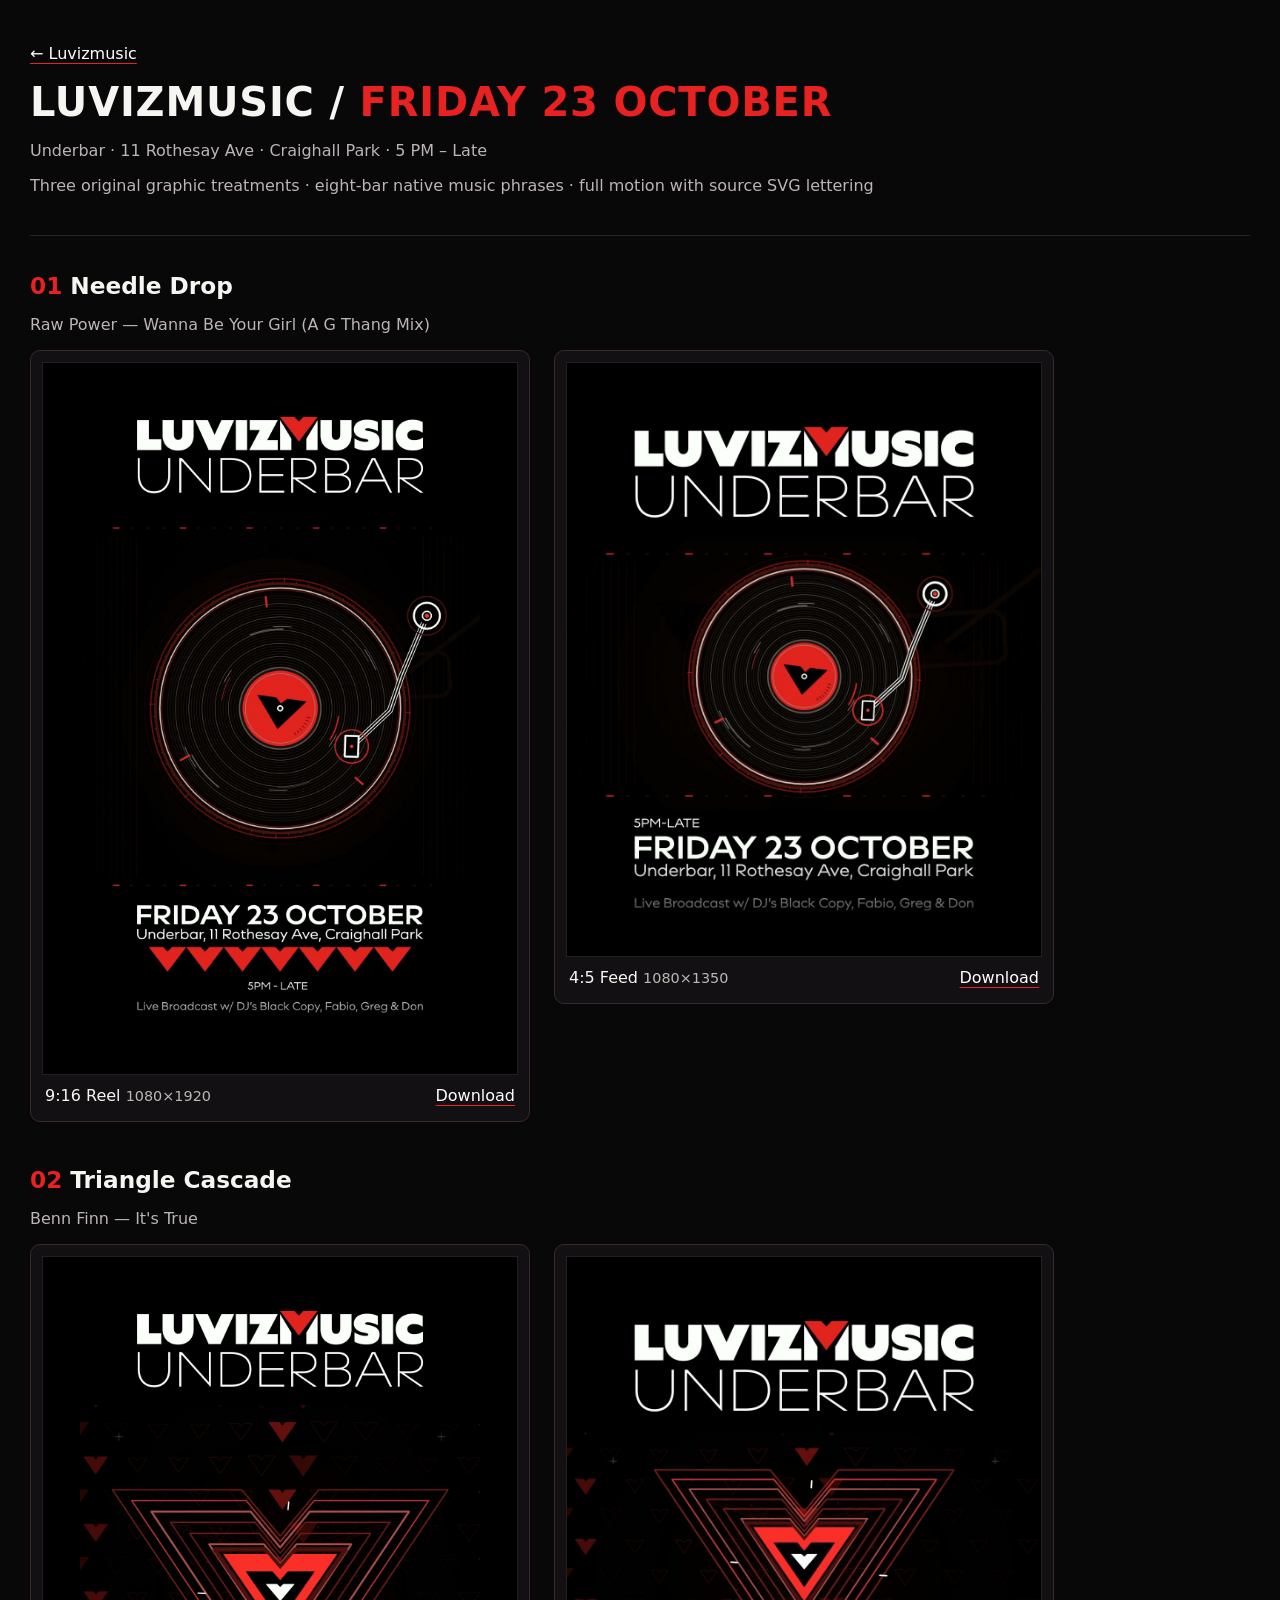
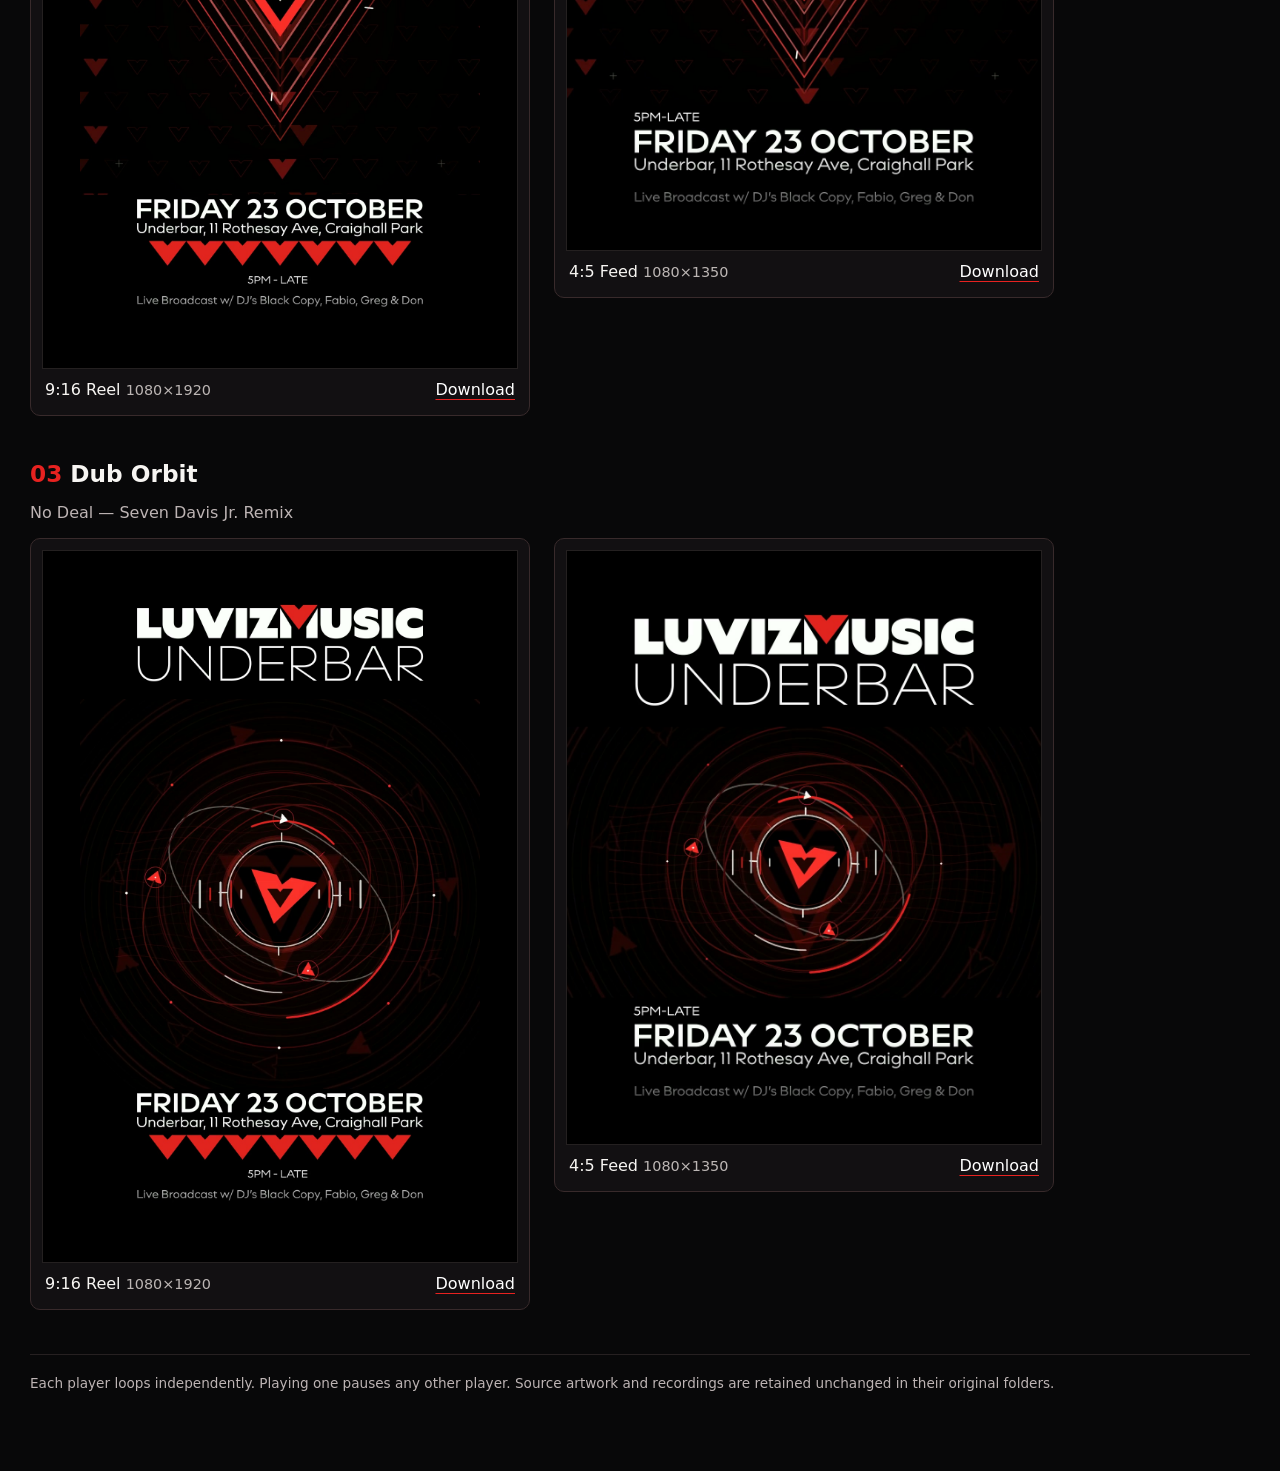
<file: promos/2026-10-23/index.html>
<!doctype html>
<html lang="en">
<meta charset="utf-8">
<meta name="viewport" content="width=device-width,initial-scale=1">
<title>Luvizmusic / 23 October — Animated promo review</title>
<meta name="description" content="Six animated LUVIZMUSIC promo videos for Friday 23 October at Underbar, Craighall Park. Three 8-bar house-music treatments, each in Reel and Feed formats.">
<meta property="og:type" content="website">
<meta property="og:title" content="LUVIZMUSIC / Underbar / 23 October">
<meta property="og:description" content="Three hypnotic 2D motion promos with music. Watch the Needle Drop, Triangle Cascade and Dub Orbit versions.">
<meta property="og:url" content="https://noodlespoodles.github.io/luvizmusic/promos/2026-10-23/">
<meta property="og:image" content="https://noodlespoodles.github.io/luvizmusic/promos/2026-10-23/exports/posters/02_TRIANGLE_CASCADE_REEL_8BARS_v01.jpg">
<style>
  :root{color-scheme:dark;font-family:system-ui,-apple-system,Segoe UI,sans-serif}
  *{box-sizing:border-box}
  body{margin:0;background:#080809;color:#f7f5f2}
  main{max-width:1450px;margin:auto;padding:28px 30px 80px}
  header{border-bottom:1px solid #292326;padding-bottom:24px;margin-bottom:28px}
  h1{margin:0;font-size:clamp(1.5rem,4vw,2.5rem);letter-spacing:.02em}
  header p,.meta,footer{color:#bdb4b4}
  .accent{color:#e72220}
  .treatment{margin:36px 0 44px}
  h2{font-size:1.45rem;margin:0 0 7px}
  .pair{display:grid;grid-template-columns:minmax(0,500px) minmax(0,500px);gap:24px;align-items:start}
  figure{margin:0;min-width:0;background:#121012;border:1px solid #382a2b;padding:12px;border-radius:10px}
  video{display:block;background:#000;width:100%;height:auto;max-height:79vh;object-fit:contain;outline:1px solid #242020}
  figcaption{display:flex;align-items:center;justify-content:space-between;gap:8px;margin:12px 2px 4px}
  a{color:#fff;text-decoration:underline;text-decoration-color:#e72220;text-underline-offset:4px}
  .spec{font-size:.9rem;color:#bcb6b4}
  footer{border-top:1px solid #262021;padding-top:20px;font-size:.85rem}
  @media(max-width:760px){main{padding:20px 14px}.pair{grid-template-columns:minmax(0,1fr)}figure{padding:8px}video{max-height:80vh}}
</style>
<main>
<header>
<p><a href="../../index.html" title="Back to the main Luvizmusic website">← Luvizmusic</a></p>
<h1>LUVIZMUSIC / <span class="accent">FRIDAY 23 OCTOBER</span></h1>
<p>Underbar · 11 Rothesay Ave · Craighall Park · 5 PM – Late</p>
<p class="meta">Three original graphic treatments · eight-bar native music phrases · full motion with source SVG lettering</p>
</header>
<section class="treatment" id="needle">
  <h2><span class="accent">01</span> Needle Drop</h2>
  <p class="meta">Raw Power — Wanna Be Your Girl (A G Thang Mix)</p>
  <div class="pair">
  <figure><video controls loop playsinline preload="metadata" src="exports/01_NEEDLE_DROP_REEL_8BARS_v01.mp4" poster="exports/posters/01_NEEDLE_DROP_REEL_8BARS_v01.jpg"></video><figcaption><span>9:16 Reel <span class="spec">1080×1920</span></span><a download href="exports/01_NEEDLE_DROP_REEL_8BARS_v01.mp4">Download</a></figcaption></figure>
  <figure><video controls loop playsinline preload="metadata" src="exports/01_NEEDLE_DROP_FEED_8BARS_v01.mp4" poster="exports/posters/01_NEEDLE_DROP_FEED_8BARS_v01.jpg"></video><figcaption><span>4:5 Feed <span class="spec">1080×1350</span></span><a download href="exports/01_NEEDLE_DROP_FEED_8BARS_v01.mp4">Download</a></figcaption></figure>
  </div>
</section>
<section class="treatment" id="cascade">
  <h2><span class="accent">02</span> Triangle Cascade</h2>
  <p class="meta">Benn Finn — It's True</p>
  <div class="pair">
  <figure><video controls loop playsinline preload="metadata" src="exports/02_TRIANGLE_CASCADE_REEL_8BARS_v01.mp4" poster="exports/posters/02_TRIANGLE_CASCADE_REEL_8BARS_v01.jpg"></video><figcaption><span>9:16 Reel <span class="spec">1080×1920</span></span><a download href="exports/02_TRIANGLE_CASCADE_REEL_8BARS_v01.mp4">Download</a></figcaption></figure>
  <figure><video controls loop playsinline preload="metadata" src="exports/02_TRIANGLE_CASCADE_FEED_8BARS_v01.mp4" poster="exports/posters/02_TRIANGLE_CASCADE_FEED_8BARS_v01.jpg"></video><figcaption><span>4:5 Feed <span class="spec">1080×1350</span></span><a download href="exports/02_TRIANGLE_CASCADE_FEED_8BARS_v01.mp4">Download</a></figcaption></figure>
  </div>
</section>
<section class="treatment" id="dub">
  <h2><span class="accent">03</span> Dub Orbit</h2>
  <p class="meta">No Deal — Seven Davis Jr. Remix</p>
  <div class="pair">
  <figure><video controls loop playsinline preload="metadata" src="exports/03_DUB_ORBIT_REEL_8BARS_v01.mp4" poster="exports/posters/03_DUB_ORBIT_REEL_8BARS_v01.jpg"></video><figcaption><span>9:16 Reel <span class="spec">1080×1920</span></span><a download href="exports/03_DUB_ORBIT_REEL_8BARS_v01.mp4">Download</a></figcaption></figure>
  <figure><video controls loop playsinline preload="metadata" src="exports/03_DUB_ORBIT_FEED_8BARS_v01.mp4" poster="exports/posters/03_DUB_ORBIT_FEED_8BARS_v01.jpg"></video><figcaption><span>4:5 Feed <span class="spec">1080×1350</span></span><a download href="exports/03_DUB_ORBIT_FEED_8BARS_v01.mp4">Download</a></figcaption></figure>
  </div>
</section>
<footer>Each player loops independently. Playing one pauses any other player. Source artwork and recordings are retained unchanged in their original folders.</footer>
</main>
<script>
for(const player of document.querySelectorAll('video')){
  player.addEventListener('play',()=>document.querySelectorAll('video').forEach(other=>{if(other!==player)other.pause()}))
}
</script>
</html>
</file>
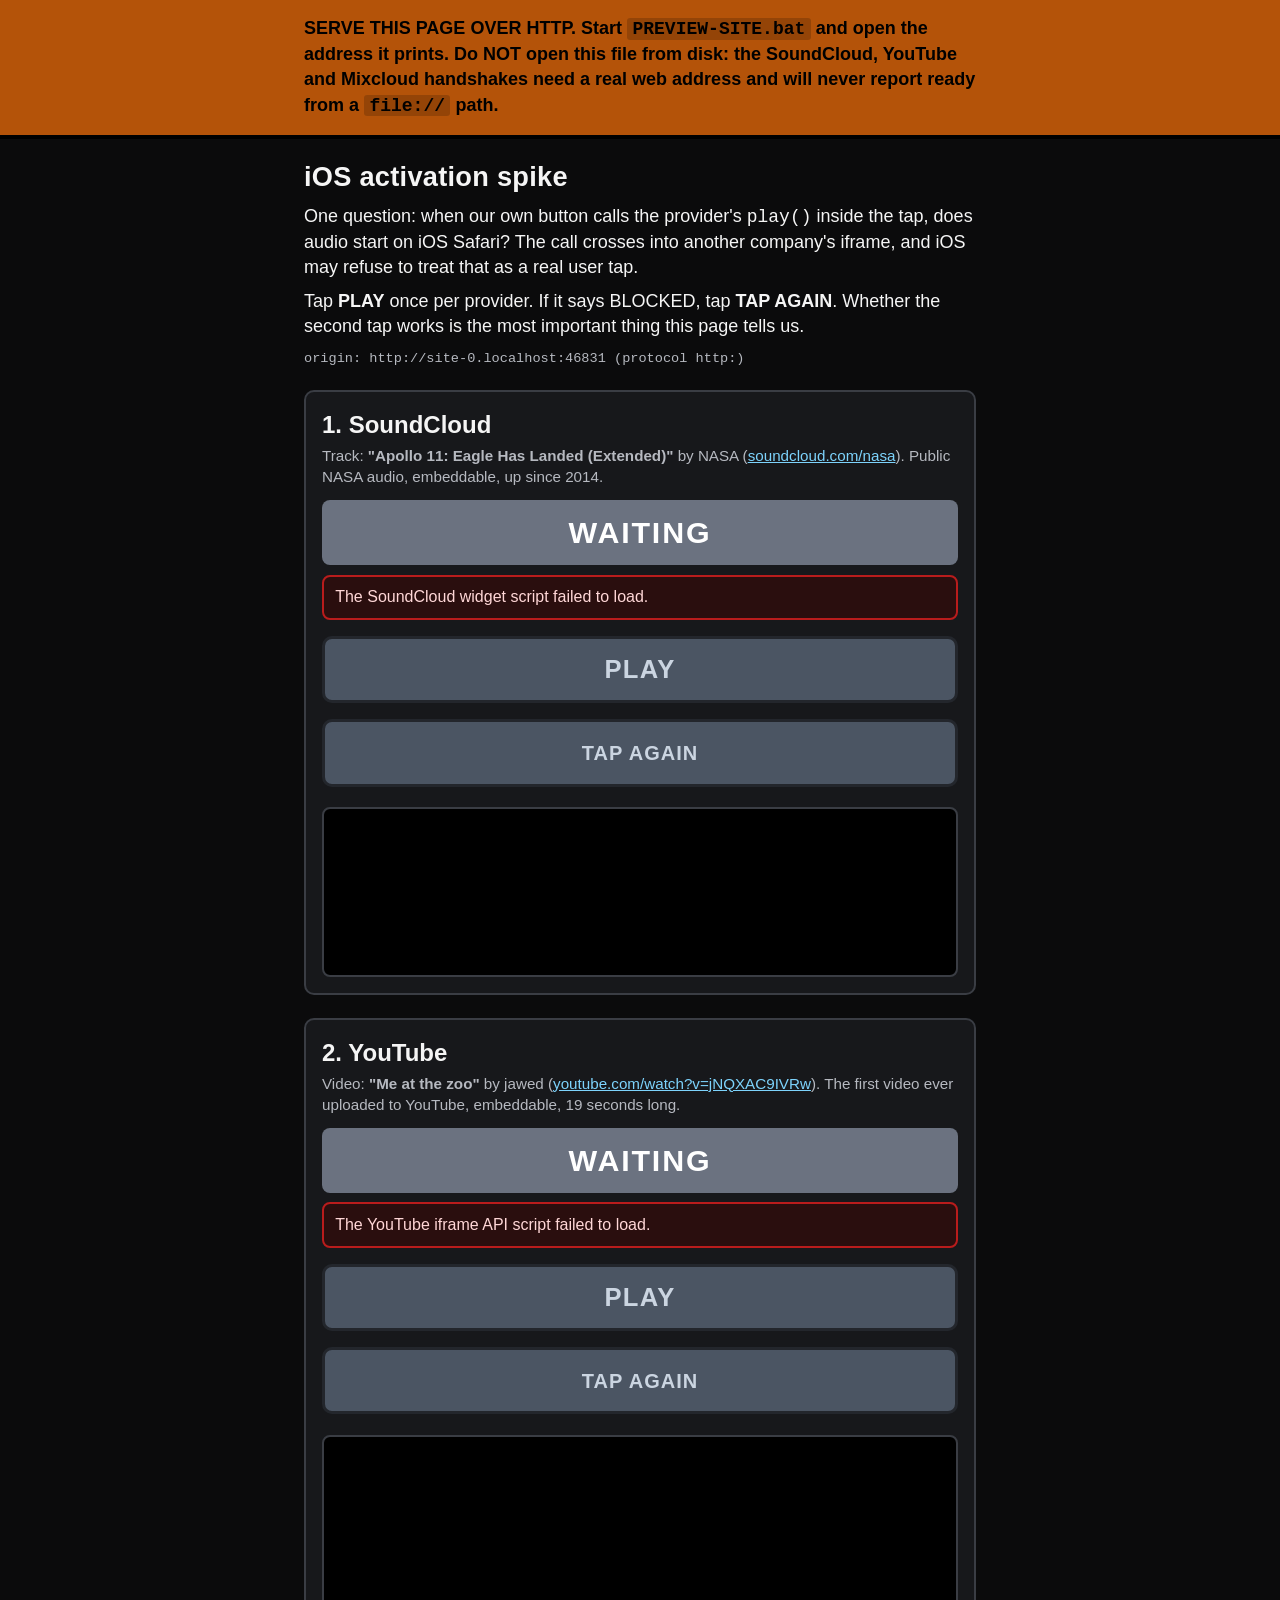
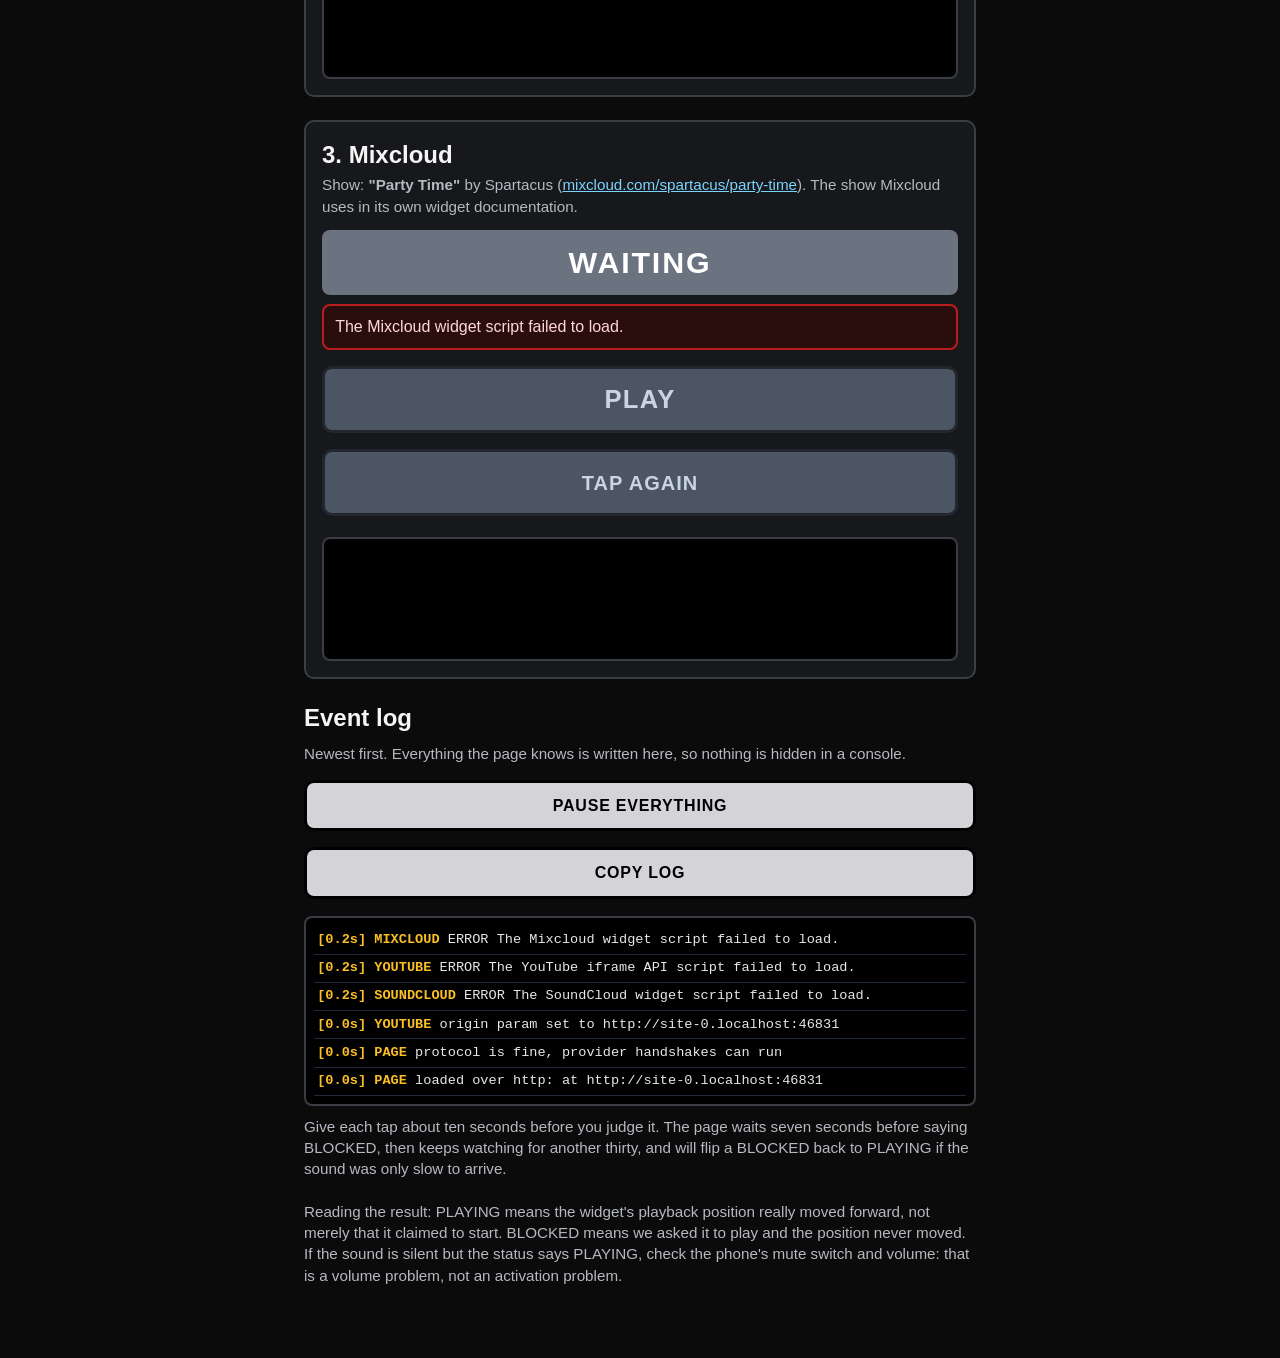
<file: spike/ios-activation.html>
<!doctype html>
<html lang="en">
<head>
<meta charset="utf-8">
<meta name="viewport" content="width=device-width, initial-scale=1, viewport-fit=cover">
<title>iOS activation spike - LUVIZMUSIC</title>
<style>
  :root {
    --bg: #0b0b0c;
    --panel: #17181b;
    --line: #3a3d44;
    --ink: #f5f5f5;
    --dim: #b6b9c0;
    --wait: #6b7280;
    --ready: #2563eb;
    --play: #15803d;
    --blocked: #b91c1c;
    --warn: #b45309;
  }
  * { box-sizing: border-box; -webkit-text-size-adjust: 100%; }
  html, body { margin: 0; padding: 0; background: var(--bg); color: var(--ink); }
  body {
    font-family: -apple-system, BlinkMacSystemFont, "Segoe UI", Helvetica, Arial, sans-serif;
    font-size: 18px;
    line-height: 1.4;
    padding: 0 0 4rem;
  }
  .wrap { max-width: 44rem; margin: 0 auto; padding: 0 1rem; }
  h1 { font-size: 1.7rem; margin: 1.2rem 0 0.3rem; letter-spacing: 0.01em; }
  h2 { font-size: 1.5rem; margin: 0 0 0.2rem; }
  p { margin: 0.5rem 0; }
  a { color: #7dd3fc; }

  .banner {
    background: var(--warn);
    color: #000;
    font-weight: 700;
    padding: 1rem;
    border-bottom: 4px solid #000;
  }
  .banner .wrap { padding: 0 1rem; }
  .banner code { background: rgba(0,0,0,0.18); padding: 0.05em 0.3em; border-radius: 3px; }
  #protocolAlarm {
    display: none;
    background: var(--blocked);
    color: #fff;
    font-size: 1.15rem;
    font-weight: 700;
    padding: 1rem;
    border-bottom: 4px solid #000;
  }
  #protocolAlarm.on { display: block; }

  .origin {
    font-family: ui-monospace, Menlo, Consolas, monospace;
    font-size: 0.85rem;
    color: var(--dim);
    word-break: break-all;
    margin: 0.6rem 0 0;
  }

  .card {
    background: var(--panel);
    border: 2px solid var(--line);
    border-radius: 10px;
    padding: 1rem;
    margin: 1.4rem 0;
  }
  .track { color: var(--dim); font-size: 0.95rem; margin: 0.1rem 0 0.8rem; }

  .status {
    display: block;
    text-align: center;
    font-size: 1.9rem;
    font-weight: 800;
    letter-spacing: 0.06em;
    padding: 0.7rem 0.5rem;
    border-radius: 8px;
    margin: 0.6rem 0;
    background: var(--wait);
    color: #fff;
  }
  .status.ready   { background: var(--ready); }
  .status.playing { background: var(--play); }
  .status.blocked { background: var(--blocked); }

  .err {
    display: none;
    background: #2a0e0e;
    border: 2px solid var(--blocked);
    color: #ffd7d7;
    border-radius: 8px;
    padding: 0.6rem 0.7rem;
    margin: 0.5rem 0;
    font-size: 1rem;
    word-break: break-word;
  }
  .err.on { display: block; }

  button {
    font: inherit;
    font-weight: 800;
    letter-spacing: 0.05em;
    width: 100%;
    min-height: 4.2rem;
    margin: 0.5rem 0;
    border: 3px solid #000;
    border-radius: 10px;
    background: #f5f5f5;
    color: #000;
    cursor: pointer;
    -webkit-tap-highlight-color: rgba(255,255,255,0.35);
    touch-action: manipulation;
  }
  button.primary { font-size: 1.6rem; background: #22c55e; }
  button.again   { font-size: 1.25rem; background: #fbbf24; }
  button.minor   { font-size: 1rem; min-height: 3.2rem; background: #d4d4d8; }
  button:disabled { background: #4b5563; color: #cbd5e1; border-color: #23262c; cursor: default; }

  .frame {
    border: 2px solid var(--line);
    border-radius: 8px;
    overflow: hidden;
    margin: 0.8rem 0 0;
    background: #000;
  }
  iframe { display: block; width: 100%; border: 0; }

  #log {
    background: #000;
    border: 2px solid var(--line);
    border-radius: 8px;
    padding: 0.5rem;
    margin: 0.6rem 0;
    max-height: 22rem;
    overflow-y: auto;
    -webkit-overflow-scrolling: touch;
  }
  #log ol { list-style: none; margin: 0; padding: 0; }
  #log li {
    font-family: ui-monospace, Menlo, Consolas, monospace;
    font-size: 0.85rem;
    line-height: 1.35;
    padding: 0.28rem 0.2rem;
    border-bottom: 1px solid #1f2937;
    color: #e5e7eb;
    word-break: break-word;
  }
  #log li b { color: #fbbf24; }
  .foot { color: var(--dim); font-size: 0.95rem; }
</style>
</head>
<body>

<div class="banner">
  <div class="wrap">
    SERVE THIS PAGE OVER HTTP. Start <code>PREVIEW-SITE.bat</code> and open the
    address it prints. Do NOT open this file from disk: the SoundCloud, YouTube
    and Mixcloud handshakes need a real web address and will never report ready
    from a <code>file://</code> path.
  </div>
</div>

<div id="protocolAlarm">
  <div class="wrap">
    THIS PAGE WAS OPENED FROM DISK. The result below is meaningless. Close it,
    start PREVIEW-SITE.bat, and open the printed address instead.
  </div>
</div>

<div class="wrap">

  <h1>iOS activation spike</h1>
  <p>
    One question: when our own button calls the provider's <code>play()</code>
    inside the tap, does audio start on iOS Safari? The call crosses into another
    company's iframe, and iOS may refuse to treat that as a real user tap.
  </p>
  <p>
    Tap <b>PLAY</b> once per provider. If it says BLOCKED, tap <b>TAP AGAIN</b>.
    Whether the second tap works is the most important thing this page tells us.
  </p>
  <p class="origin" id="originLine">origin: (reading)</p>

  <!-- ================= SOUNDCLOUD ================= -->
  <div class="card" id="card-sc">
    <h2>1. SoundCloud</h2>
    <p class="track">
      Track: <b>"Apollo 11: Eagle Has Landed (Extended)"</b> by NASA
      (<a href="https://soundcloud.com/nasa/apollo-11-eagle-has-landed" target="_blank" rel="noopener">soundcloud.com/nasa</a>).
      Public NASA audio, embeddable, up since 2014.
    </p>
    <div class="status" id="status-sc">WAITING</div>
    <div class="err" id="err-sc"></div>
    <button class="primary" id="play-sc" disabled>PLAY</button>
    <button class="again" id="again-sc" disabled>TAP AGAIN</button>
    <div class="frame">
      <iframe id="frame-sc" height="166" allow="autoplay; encrypted-media"
              scrolling="no" title="SoundCloud test player"></iframe>
    </div>
  </div>

  <!-- ================= YOUTUBE ================= -->
  <div class="card" id="card-yt">
    <h2>2. YouTube</h2>
    <p class="track">
      Video: <b>"Me at the zoo"</b> by jawed
      (<a href="https://www.youtube.com/watch?v=jNQXAC9IVRw" target="_blank" rel="noopener">youtube.com/watch?v=jNQXAC9IVRw</a>).
      The first video ever uploaded to YouTube, embeddable, 19 seconds long.
    </p>
    <div class="status" id="status-yt">WAITING</div>
    <div class="err" id="err-yt"></div>
    <button class="primary" id="play-yt" disabled>PLAY</button>
    <button class="again" id="again-yt" disabled>TAP AGAIN</button>
    <div class="frame">
      <iframe id="frame-yt" height="240" allow="autoplay; encrypted-media"
              allowfullscreen title="YouTube test player"></iframe>
    </div>
  </div>

  <!-- ================= MIXCLOUD ================= -->
  <div class="card" id="card-mc">
    <h2>3. Mixcloud</h2>
    <p class="track">
      Show: <b>"Party Time"</b> by Spartacus
      (<a href="https://www.mixcloud.com/spartacus/party-time/" target="_blank" rel="noopener">mixcloud.com/spartacus/party-time</a>).
      The show Mixcloud uses in its own widget documentation.
    </p>
    <div class="status" id="status-mc">WAITING</div>
    <div class="err" id="err-mc"></div>
    <button class="primary" id="play-mc" disabled>PLAY</button>
    <button class="again" id="again-mc" disabled>TAP AGAIN</button>
    <div class="frame">
      <iframe id="frame-mc" height="120" allow="autoplay; encrypted-media"
              title="Mixcloud test player"></iframe>
    </div>
  </div>

  <h2>Event log</h2>
  <p class="foot">Newest first. Everything the page knows is written here, so nothing is hidden in a console.</p>
  <button class="minor" id="pauseAll">PAUSE EVERYTHING</button>
  <button class="minor" id="copyLog">COPY LOG</button>
  <div id="log"><ol id="logList"></ol></div>

  <p class="foot">
    Give each tap about ten seconds before you judge it. The page waits seven
    seconds before saying BLOCKED, then keeps watching for another thirty, and
    will flip a BLOCKED back to PLAYING if the sound was only slow to arrive.
    <br><br>
    Reading the result: PLAYING means the widget's playback position really moved
    forward, not merely that it claimed to start. BLOCKED means we asked it to play
    and the position never moved. If the sound is silent but the status says
    PLAYING, check the phone's mute switch and volume: that is a volume problem,
    not an activation problem.
  </p>
</div>

<script>
(function () {
  "use strict";

  var T0 = Date.now();
  var logList = document.getElementById("logList");
  var logLines = [];

  function log(who, msg) {
    var t = ((Date.now() - T0) / 1000).toFixed(1);
    var line = "[" + t + "s] " + who + ": " + msg;
    logLines.unshift(line);
    var li = document.createElement("li");
    var b = document.createElement("b");
    b.textContent = "[" + t + "s] " + who + " ";
    li.appendChild(b);
    li.appendChild(document.createTextNode(msg));
    logList.insertBefore(li, logList.firstChild);
    while (logList.children.length > 250) {
      logList.removeChild(logList.lastChild);
    }
  }

  // ---- protocol check -----------------------------------------------------
  var isWeb = (location.protocol === "http:" || location.protocol === "https:");
  document.getElementById("originLine").textContent =
    "origin: " + location.origin + "   (protocol " + location.protocol + ")";
  if (!isWeb) {
    document.getElementById("protocolAlarm").className = "on";
  }
  log("PAGE", "loaded over " + location.protocol + " at " + location.origin);
  log("PAGE", isWeb
    ? "protocol is fine, provider handshakes can run"
    : "OPENED FROM DISK, provider handshakes cannot run");

  // ---- per-provider state -------------------------------------------------
  function Provider(key, name) {
    this.key = key;
    this.name = name;
    this.ready = false;
    this.taps = 0;
    this.posAtTap = null;
    this.verdictTimer = null;
    this.watchTimer = null;
    this.verdictGiven = false;
    this.pollTimer = null;
    this.lastPos = null;
    this.statusEl = document.getElementById("status-" + key);
    this.errEl = document.getElementById("err-" + key);
    this.playBtn = document.getElementById("play-" + key);
    this.againBtn = document.getElementById("again-" + key);
    this.frame = document.getElementById("frame-" + key);
    this.getPos = null;   // function(cb) -> cb(seconds or null)
    this.doPlay = null;   // function() -> called synchronously in the tap
    this.doPause = null;
  }

  Provider.prototype.setStatus = function (text, cls) {
    this.statusEl.textContent = text;
    this.statusEl.className = "status" + (cls ? " " + cls : "");
  };

  Provider.prototype.error = function (text) {
    this.errEl.textContent = text;
    this.errEl.className = "err on";
    log(this.name, "ERROR " + text);
  };

  Provider.prototype.markReady = function () {
    if (this.ready) { return; }
    this.ready = true;
    this.setStatus("READY", "ready");
    this.playBtn.disabled = false;
    this.againBtn.disabled = false;
    log(this.name, "widget reported READY, buttons enabled");
    this.startPolling();
  };

  Provider.prototype.startPolling = function () {
    var self = this;
    if (this.pollTimer) { return; }
    this.pollTimer = setInterval(function () {
      if (!self.getPos) { return; }
      try {
        self.getPos(function (sec) {
          if (typeof sec === "number" && isFinite(sec)) { self.lastPos = sec; }
        });
      } catch (e) { /* a getter that throws must not kill the page */ }
    }, 350);
  };

  // The verdict is based on the position actually moving, because every one of
  // these widgets will happily report "play" while producing no audio.
  //
  // Two deliberate choices. The verdict waits 7 seconds, because a phone on
  // wifi can spend several seconds buffering and a short window would call
  // slow buffering a block. And the watch keeps running for 30 seconds after
  // the verdict, so a late start flips BLOCKED back to PLAYING and says so.
  // A block that is really a block never starts, no matter how long we wait.
  var VERDICT_MS = 7000;
  var WATCH_MS = 30000;

  Provider.prototype.armVerdict = function (label) {
    var self = this;
    this.posAtTap = this.lastPos;
    if (this.verdictTimer) { clearTimeout(this.verdictTimer); }
    if (this.watchTimer) { clearInterval(this.watchTimer); }
    this.setStatus("TESTING...", "ready");
    this.verdictGiven = false;
    var started = Date.now();

    this.watchTimer = setInterval(function () {
      var elapsed = Date.now() - started;
      var moved = (self.posAtTap !== null && self.lastPos !== null &&
                   self.lastPos > self.posAtTap + 0.25);
      if (moved) {
        clearInterval(self.watchTimer);
        self.watchTimer = null;
        clearTimeout(self.verdictTimer);
        self.verdictTimer = null;
        self.setStatus("PLAYING", "playing");
        var note = self.verdictGiven
          ? " AFTER the blocked verdict, so that was slow buffering and not a block"
          : "";
        log(self.name, label + " -> PLAYING (position moved " +
            self.posAtTap.toFixed(2) + "s to " + self.lastPos.toFixed(2) + "s after " +
            (elapsed / 1000).toFixed(1) + "s)" + note);
      } else if (elapsed > WATCH_MS) {
        clearInterval(self.watchTimer);
        self.watchTimer = null;
        log(self.name, label + " -> gave up watching after " +
            (WATCH_MS / 1000) + "s, it never started");
      }
    }, 300);

    this.verdictTimer = setTimeout(function () {
      self.verdictTimer = null;
      self.verdictGiven = true;
      if (self.statusEl.textContent !== "PLAYING") {
        self.setStatus("BLOCKED", "blocked");
        log(self.name, label + " -> BLOCKED (asked it to play, position never moved" +
            (self.lastPos === null ? ", position unreadable" :
             ", still " + self.lastPos.toFixed(2) + "s") +
            "). Still watching for 30s in case it is only slow.");
      }
    }, VERDICT_MS);
  };

  // The tap handler does nothing before play(). No await, no timer, no promise.
  Provider.prototype.wire = function () {
    var self = this;
    function tap(label) {
      return function (ev) {
        if (!self.ready || !self.doPlay) { return; }
        self.taps++;
        var n = self.taps;
        var trusted = (ev && typeof ev.isTrusted === "boolean") ? ev.isTrusted : "unknown";
        try {
          self.doPlay();                       // <-- synchronous, first thing
          log(self.name, label + " (tap #" + n + ", isTrusted=" + trusted +
              ") called play(), waiting 7s for the position to move");
        } catch (e) {
          log(self.name, label + " play() threw: " + (e && e.message ? e.message : e));
          self.error("play() threw: " + (e && e.message ? e.message : e));
        }
        self.armVerdict(label + " tap #" + n);
      };
    }
    this.playBtn.addEventListener("click", tap("PLAY"));
    this.againBtn.addEventListener("click", tap("TAP AGAIN"));
  };

  Provider.prototype.readyTimeout = function () {
    var self = this;
    setTimeout(function () {
      if (!self.ready) {
        self.setStatus("NO ANSWER", "blocked");
        self.error("The widget never reported ready within 15 seconds. " +
          "Either the page is not being served over http, the phone has no " +
          "internet, or the provider script did not load.");
      }
    }, 15000);
  };

  var SC_P = new Provider("sc", "SOUNDCLOUD");
  var YT_P = new Provider("yt", "YOUTUBE");
  var MC_P = new Provider("mc", "MIXCLOUD");
  var all = [SC_P, YT_P, MC_P];
  // Debug hook, for anyone who does have a console attached.
  window.__spike = { sc: SC_P, yt: YT_P, mc: MC_P, log: log };

  all.forEach(function (p) { p.wire(); p.readyTimeout(); });

  document.getElementById("pauseAll").addEventListener("click", function () {
    all.forEach(function (p) {
      if (p.doPause) { try { p.doPause(); } catch (e) {} }
    });
    log("PAGE", "pause requested on all three");
  });

  document.getElementById("copyLog").addEventListener("click", function () {
    var text = logLines.join("\n");
    if (navigator.clipboard && navigator.clipboard.writeText) {
      navigator.clipboard.writeText(text).then(function () {
        log("PAGE", "log copied to the clipboard");
      }, function () {
        log("PAGE", "could not copy, select the log text by hand");
      });
    } else {
      log("PAGE", "this browser will not copy for us, select the log text by hand");
    }
  });

  // ---- iframe sources -----------------------------------------------------
  // Built here, not in the markup, so the YouTube origin can follow the rule:
  // set it only under http/https, never under file://.
  var SC_TRACK = "https://api.soundcloud.com/tracks/172374183";
  SC_P.frame.src = "https://w.soundcloud.com/player/?url=" +
    encodeURIComponent(SC_TRACK) +
    "&auto_play=false&hide_related=true&show_comments=false&visual=false";

  var YT_ID = "jNQXAC9IVRw";
  var ytParams = [
    "enablejsapi=1",
    "playsinline=1",
    "autoplay=0",
    "rel=0",
    "modestbranding=1"
  ];
  if (isWeb) {
    ytParams.push("origin=" + encodeURIComponent(location.origin));
    log("YOUTUBE", "origin param set to " + location.origin);
  } else {
    log("YOUTUBE", "origin param omitted, protocol is not http or https");
  }
  YT_P.frame.src = "https://www.youtube.com/embed/" + YT_ID + "?" + ytParams.join("&");

  var MC_FEED = "https://www.mixcloud.com/spartacus/party-time/";
  MC_P.frame.src = "https://www.mixcloud.com/widget/iframe/?feed=" +
    encodeURIComponent(MC_FEED) + "&hide_cover=1&light=0";

  // ---- SoundCloud ---------------------------------------------------------
  window.__initSoundCloud = function () {
    if (!window.SC || !window.SC.Widget) {
      SC_P.error("The SoundCloud widget script loaded but SC.Widget is missing.");
      return;
    }
    var w = SC.Widget(SC_P.frame);
    SC_P.widget = w;
    var E = SC.Widget.Events;
    SC_P.getPos = function (cb) { w.getPosition(function (ms) { cb(ms / 1000); }); };
    SC_P.doPlay = function () { w.play(); };
    SC_P.doPause = function () { w.pause(); };
    w.bind(E.READY, function () { SC_P.markReady(); });
    // The widget's own progress event is a second, more trustworthy source of
    // position than polling a getter.
    w.bind(E.PLAY_PROGRESS, function (p) {
      if (p && typeof p.currentPosition === "number") {
        SC_P.lastPos = p.currentPosition / 1000;
      }
    });
    w.bind(E.PLAY, function () { log("SOUNDCLOUD", "widget fired PLAY event"); });
    w.bind(E.PAUSE, function () { log("SOUNDCLOUD", "widget fired PAUSE event"); });
    w.bind(E.FINISH, function () { log("SOUNDCLOUD", "widget fired FINISH event"); });
    w.bind(E.ERROR, function (e) {
      SC_P.error("widget fired ERROR " + JSON.stringify(e || {}));
    });
    log("SOUNDCLOUD", "widget script loaded, waiting for READY");
  };

  // ---- YouTube ------------------------------------------------------------
  // Attaching to our own iframe rather than letting the API build one, so the
  // allow="autoplay" attribute and the params above are exactly what we set.
  window.onYouTubeIframeAPIReady = function () {
    log("YOUTUBE", "iframe API loaded, attaching to our iframe");
    try {
      var player = new YT.Player(YT_P.frame, {
        events: {
          onReady: function () {
            YT_P.getPos = function (cb) { cb(player.getCurrentTime()); };
            YT_P.doPlay = function () { player.playVideo(); };
            YT_P.doPause = function () { player.pauseVideo(); };
            YT_P.player = player;
            YT_P.markReady();
          },
          onStateChange: function (ev) {
            var names = { "-1": "unstarted", 0: "ended", 1: "playing",
                          2: "paused", 3: "buffering", 5: "cued" };
            log("YOUTUBE", "state -> " + (names[String(ev.data)] || ev.data));
          },
          onAutoplayBlocked: function () {
            YT_P.setStatus("BLOCKED", "blocked");
            YT_P.error("YouTube fired onAutoplayBlocked: it refused our play() " +
                       "call as not coming from a real user gesture.");
          },
          onError: function (ev) {
            YT_P.error("player error code " + ev.data +
                       " (2 bad id, 5 html5, 100 gone, 101/150 embedding not allowed)");
          }
        }
      });
    } catch (e) {
      YT_P.error("could not attach the player: " + (e && e.message ? e.message : e));
    }
  };

  // ---- Mixcloud -----------------------------------------------------------
  window.__initMixcloud = function () {
    if (!window.Mixcloud || !window.Mixcloud.PlayerWidget) {
      MC_P.error("The Mixcloud widget script loaded but Mixcloud.PlayerWidget is missing.");
      return;
    }
    var w = Mixcloud.PlayerWidget(MC_P.frame);
    MC_P.widget = w;
    MC_P.doPlay = function () { w.play(); };
    MC_P.doPause = function () { w.pause(); };
    log("MIXCLOUD", "widget script loaded, waiting for ready");
    w.ready.then(function () {
      MC_P.getPos = function (cb) {
        w.getPosition().then(function (sec) { cb(sec); }, function () { cb(null); });
      };
      MC_P.markReady();
      var lastProgressLog = 0;
      w.events.progress.on(function (pos) {
        if (typeof pos === "number" && isFinite(pos)) {
          MC_P.lastPos = pos;
          if (Date.now() - lastProgressLog > 5000) {
            lastProgressLog = Date.now();
            log("MIXCLOUD", "progress event at " + pos.toFixed(2) + "s");
          }
        }
      });
      w.events.buffering.on(function () { log("MIXCLOUD", "widget fired buffering event"); });
      w.events.play.on(function () { log("MIXCLOUD", "widget fired play event"); });
      w.events.pause.on(function () { log("MIXCLOUD", "widget fired pause event"); });
      w.events.ended.on(function () { log("MIXCLOUD", "widget fired ended event"); });
      w.events.error.on(function (e) {
        MC_P.error("widget fired error " + (e && e.message ? e.message : JSON.stringify(e || {})));
      });
    }, function (e) {
      MC_P.error("the widget refused to become ready: " +
                 (e && e.message ? e.message : e));
    });
  };

  // ---- load the three provider scripts ------------------------------------
  function loadScript(src, onload, onerror) {
    var s = document.createElement("script");
    s.src = src;
    s.async = true;
    s.onload = onload;
    s.onerror = onerror;
    document.head.appendChild(s);
  }

  loadScript("https://w.soundcloud.com/player/api.js",
    function () { window.__initSoundCloud(); },
    function () { SC_P.error("The SoundCloud widget script failed to load."); });

  loadScript("https://www.youtube.com/iframe_api",
    function () { log("YOUTUBE", "iframe_api script fetched"); },
    function () { YT_P.error("The YouTube iframe API script failed to load."); });

  loadScript("https://widget.mixcloud.com/media/js/widgetApi.js",
    function () { window.__initMixcloud(); },
    function () { MC_P.error("The Mixcloud widget script failed to load."); });

})();
</script>
</body>
</html>
</file>
